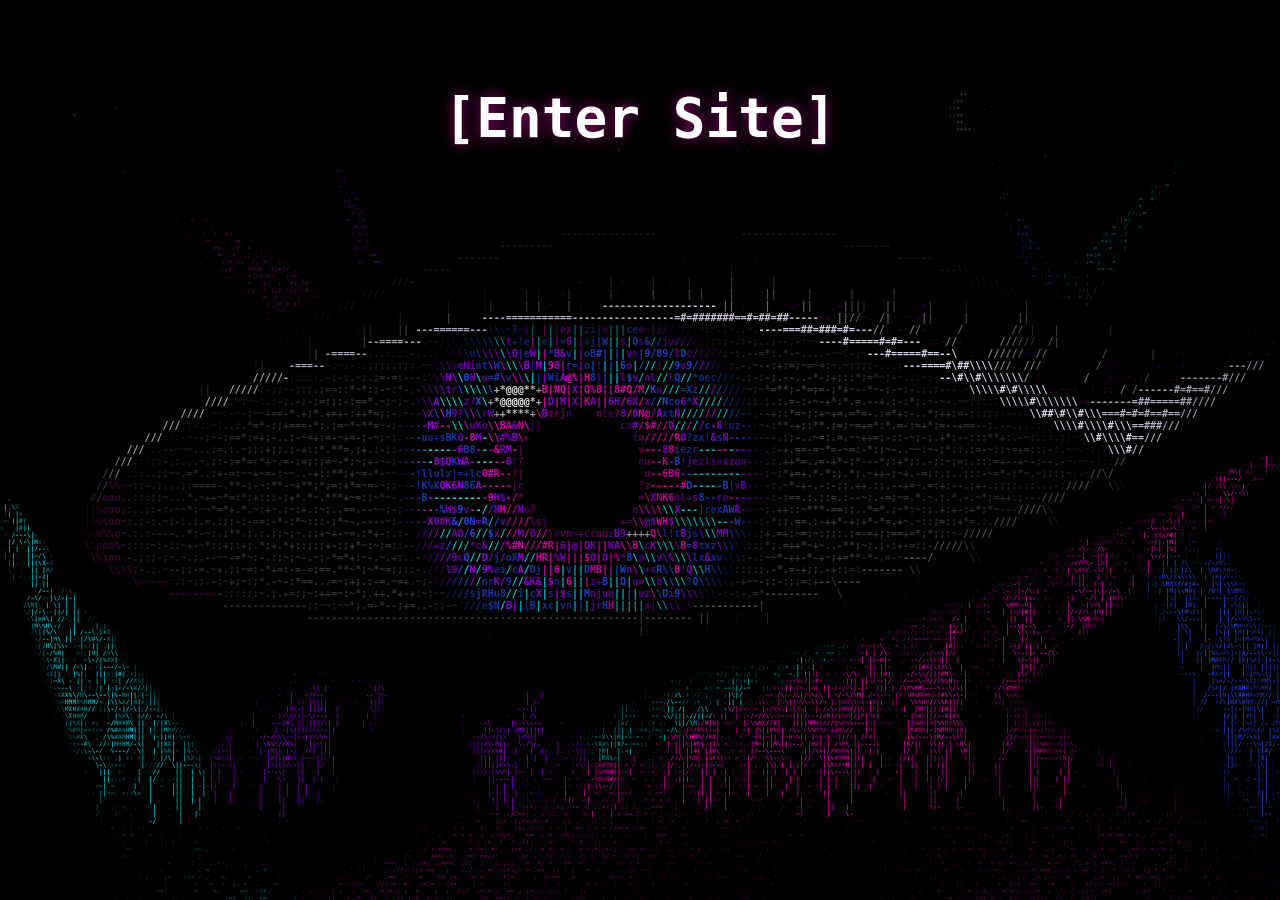
<file: index.html>
<!DOCTYPE html>
<html lang="en">
<head>
  <meta charset="UTF-8">
  <meta name="viewport" content="width=device-width, initial-scale=1.0">
  <title>christan harper</title>
  <style>
    * { margin: 0; padding: 0; box-sizing: border-box; }
    @view-transition { navigation: auto; }
    html, body { width: 100%; height: 100%; overflow: hidden; background: #000; }
    #bg-canvas {
      position: fixed;
      top: 0; left: 0;
      width: 100%; height: 100%;
      z-index: 0;
      pointer-events: none;
    }
    /* The way in sits in the open sky above the eye. */
    .enter {
      position: fixed;
      left: 50%;
      top: clamp(28px, 9vh, 96px);
      transform: translateX(-50%);
      z-index: 1;
      font: bold clamp(1.6rem, 5.2vw, 3.4rem) / 1 monospace;
      color: #fff;
      text-decoration: none;
      white-space: nowrap;
      padding: 0.2em 0.35em;
      text-shadow: 0 0 14px rgba(255, 0, 200, 0.55);
      transition: color 0.2s, text-shadow 0.2s;
    }
    .enter:hover, .enter:focus-visible {
      color: #00F0FF;
      text-shadow: 0 0 18px rgba(0, 240, 255, 0.8);
      outline: none;
    }
  </style>
</head>
<body>
  <canvas id="bg-canvas" aria-hidden="true"></canvas>
  <a class="enter" href="/home.html">[Enter Site]</a>
  <script src="/assets/eye-bg.js"></script>
</body>
</html>
</file>
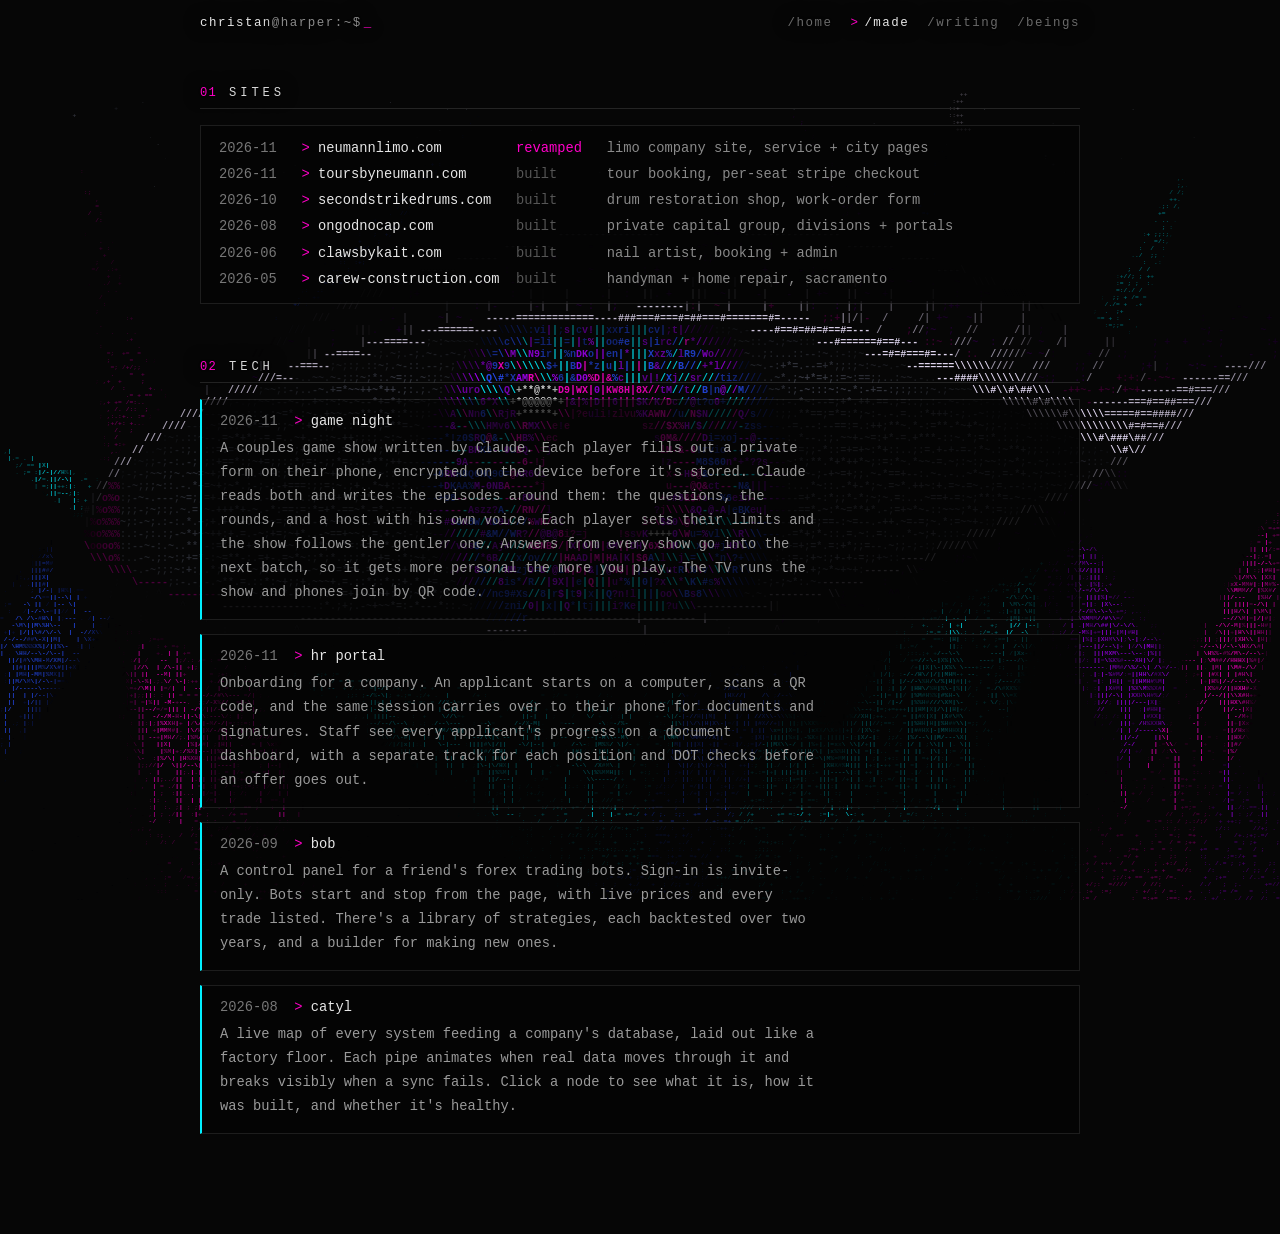
<file: made.html>
<!DOCTYPE html>
<html lang="en">
<head>
  <meta charset="UTF-8">
  <meta name="viewport" content="width=device-width, initial-scale=1.0">
  <title>made</title>
  <style>
    :root {
      --fuchsia: #FF00C8;
      --cyan:    #00F0FF;
      --bg:      #060606;
      --text:    #cccccc;
      --term-w:  920px;
    }
    * { margin: 0; padding: 0; box-sizing: border-box; }
    body {
      background: var(--bg);
      color: var(--text);
      font-family: 'Courier New', Courier, monospace;
      min-height: 100vh;
      overflow-x: hidden;
      padding-bottom: 100px;
    }
    ::-webkit-scrollbar { width: 5px; }
    ::-webkit-scrollbar-track { background: #0a0a0a; }
    ::-webkit-scrollbar-thumb { background: var(--cyan); }
    #bg-canvas {
      position: fixed;
      top: 0; left: 0;
      width: 100%; height: 100%;
      z-index: 0;
      pointer-events: none;
    }
    .wrap {
      max-width: 920px;
      margin: 0 auto;
      padding: 0 20px;
      position: relative;
      z-index: 1;
    }
    .section-label {
      font-size: 0.78rem;
      letter-spacing: 0.5em;
      text-transform: uppercase;
      padding-bottom: 10px;
      margin-bottom: 28px;
      border-bottom: 1px solid var(--cyan);
      color: var(--cyan);
      user-select: none;
    }

    /* Same look as the build log on /home: one line per thing. */
    .made {
      background: rgba(4,4,4,0.66);
      border: 1px solid rgba(255,255,255,0.1);
      padding: 10px 18px;
      font-size: 0.86rem;
      line-height: 1.9;
      list-style: none;
    }
    .made li {
      display: grid;
      grid-template-columns: 8ch minmax(0, 24ch) 9ch 1fr;
      gap: 0 2ch;
      align-items: baseline;
    }
    .m-date { color: #777; }
    .m-name a { color: #e6e6e6; text-decoration: none; overflow-wrap: anywhere; }
    .m-name a::before { content: '> '; color: var(--fuchsia); }
    .m-name a:hover, .m-name a:focus-visible { color: var(--cyan); outline: none; }
    .m-what { color: #8a8a8a; }
    .m-tag { color: #555; }
    .m-tag.rev { color: var(--fuchsia); }
    .wrap + .wrap { margin-top: 56px; }

    .tech-list { display: flex; flex-direction: column; gap: 14px; }
    .tech {
      background: rgba(4,4,4,0.66);
      border: 1px solid rgba(255,255,255,0.1);
      border-left: 2px solid var(--cyan);
      padding: 14px 18px;
      font-size: 0.86rem;
    }
    .t-head { display: flex; gap: 2ch; align-items: baseline; margin-bottom: 8px; }
    .t-name { color: #e6e6e6; }
    .t-name::before { content: '> '; color: var(--fuchsia); }
    .t-body { color: #9a9a9a; line-height: 1.75; max-width: 72ch; }
    .tech img {
      display: block;
      max-width: 100%;
      margin-top: 12px;
      border: 1px solid rgba(255,255,255,0.12);
    }
    @media (max-width: 620px) {
      .made { padding: 8px 12px; font-size: 0.8rem; }
      .made li { grid-template-columns: 8ch 1fr; padding: 3px 0; }
      .m-tag, .m-what { grid-column: 2; line-height: 1.4; }
      .tech { padding: 12px 14px; font-size: 0.8rem; }
    }
  </style>
  <link rel="stylesheet" href="/assets/term.css">
</head>
<body>

  <canvas id="bg-canvas" aria-hidden="true"></canvas>

  <nav class="term-bar">
    <span class="tb-host"><b>christan</b>@harper:~$<span class="tb-cur">_</span></span>
    <span class="tb-links">
      <a href="/home.html">/home</a>
      <a href="/made.html" class="on">/made</a>
      <a href="/writing.html">/writing</a>
      <a href="/beings.html">/beings</a>
    </span>
  </nav>

  <section class="wrap">
    <div class="section-label term-label"><span class="n">01</span>sites</div>
    <ul class="made">
      <li>
        <span class="m-date">2026-11</span>
        <span class="m-name"><a href="https://neumannlimo.com" target="_blank" rel="noopener">neumannlimo.com</a></span>
        <span class="m-tag rev">revamped</span>
        <span class="m-what">limo company site, service + city pages</span>
      </li>
      <li>
        <span class="m-date">2026-11</span>
        <span class="m-name"><a href="https://toursbyneumann.com" target="_blank" rel="noopener">toursbyneumann.com</a></span>
        <span class="m-tag">built</span>
        <span class="m-what">tour booking, per-seat stripe checkout</span>
      </li>
      <li>
        <span class="m-date">2026-10</span>
        <span class="m-name"><a href="https://secondstrikedrums.com" target="_blank" rel="noopener">secondstrikedrums.com</a></span>
        <span class="m-tag">built</span>
        <span class="m-what">drum restoration shop, work-order form</span>
      </li>
      <li>
        <span class="m-date">2026-08</span>
        <span class="m-name"><a href="https://ongodnocap.com" target="_blank" rel="noopener">ongodnocap.com</a></span>
        <span class="m-tag">built</span>
        <span class="m-what">private capital group, divisions + portals</span>
      </li>
      <li>
        <span class="m-date">2026-06</span>
        <span class="m-name"><a href="https://clawsbykait.com" target="_blank" rel="noopener">clawsbykait.com</a></span>
        <span class="m-tag">built</span>
        <span class="m-what">nail artist, booking + admin</span>
      </li>
      <li>
        <span class="m-date">2026-05</span>
        <span class="m-name"><a href="https://carew-construction.com" target="_blank" rel="noopener">carew-construction.com</a></span>
        <span class="m-tag">built</span>
        <span class="m-what">handyman + home repair, sacramento</span>
      </li>
    </ul>
  </section>

  <section class="wrap">
    <div class="section-label term-label"><span class="n">02</span>tech</div>
    <div class="tech-list">
    <article class="tech">
      <div class="t-head"><span class="m-date">2026-11</span><span class="t-name">game night</span></div>
      <p class="t-body">A couples game show written by Claude. Each player fills out a private form on their phone, encrypted on the device before it's stored. Claude reads both and writes the episodes around them: the questions, the rounds, and a host with his own voice. Each player sets their limits and the show follows the gentler one. Answers from every show go into the next batch, so it gets more personal the more you play. The TV runs the show and phones join by QR code.</p>
    </article>
    <article class="tech">
      <div class="t-head"><span class="m-date">2026-11</span><span class="t-name">hr portal</span></div>
      <p class="t-body">Onboarding for a company. An applicant starts on a computer, scans a QR code, and the same session carries over to their phone for documents and signatures. Staff see every applicant's progress on a document dashboard, with a separate track for each position and DOT checks before an offer goes out.</p>
    </article>
    <article class="tech">
      <div class="t-head"><span class="m-date">2026-09</span><span class="t-name">bob</span></div>
      <p class="t-body">A control panel for a friend's forex trading bots. Sign-in is invite-only. Bots start and stop from the page, with live prices and every trade listed. There's a library of strategies, each backtested over two years, and a builder for making new ones.</p>
    </article>
    <article class="tech">
      <div class="t-head"><span class="m-date">2026-08</span><span class="t-name">catyl</span></div>
      <p class="t-body">A live map of every system feeding a company's database, laid out like a factory floor. Each pipe animates when real data moves through it and breaks visibly when a sync fails. Click a node to see what it is, how it was built, and whether it's healthy.</p>
    </article>
    </div>
  </section>

  <script src="/assets/eye-bg.js"></script>
</body>
</html>
</file>
<file: assets/term.css>
/* Shared terminal framing for the content pages: a prompt-style nav bar,
   a left-aligned header that reads like command output, numbered section
   labels and squared-off cards. Loaded after each page's own styles. */

/* Page changes crossfade instead of flashing (browsers that support it). */
@view-transition { navigation: auto; }
::view-transition-group(root) { animation-duration: 0.18s; }

/* ── NAV: a shell prompt ── */
nav.term-bar {
  position: relative;
  z-index: 1;
  display: flex;
  justify-content: space-between;
  align-items: baseline;
  flex-wrap: wrap;
  gap: 8px 24px;
  max-width: var(--term-w, 920px);
  margin: 0 auto;
  padding: 16px var(--term-pad, 20px) 0;
  font-size: 0.78rem;
  letter-spacing: 0.12em;
  text-align: left;
}
.tb-host { color: #8a8a8a; white-space: nowrap; user-select: none; }
.tb-host b { color: #e6e6e6; font-weight: normal; }
.tb-cur {
  display: inline-block;
  width: 0.6em;
  margin-left: 2px;
  color: var(--fuchsia);
  animation: tb-blink 1.1s steps(1) infinite;
}
@keyframes tb-blink { 50% { opacity: 0; } }
.tb-links { display: flex; flex-wrap: wrap; gap: 4px 18px; }
nav.term-bar a {
  margin: 0;
  color: #6a6a6a;
  text-decoration: none;
  text-shadow: inherit;
  transition: color 0.15s;
}
nav.term-bar a:hover { color: #e6e6e6; }
nav.term-bar a.on { color: #e6e6e6; }
nav.term-bar a.on::before { content: '>'; color: var(--fuchsia); margin-right: 0.4em; }

/* No page titles: the content starts a little below the prompt bar. */
nav.term-bar + section, nav.term-bar + .wrap { margin-top: 56px; }

/* ── HEADER: command plus output ── */
.site-header.term-head {
  position: relative;
  z-index: 1;
  max-width: var(--term-w, 920px);
  margin: 0 auto;
  padding: 64px var(--term-pad, 20px) 34px;
  text-align: left;
}
.th-cmd {
  font-size: 0.8rem;
  letter-spacing: 0.1em;
  color: #6a6a6a;
  user-select: none;
}
.th-cmd::before { content: '$ '; color: var(--cyan); }
.term-head .glitch-wrap { display: block; margin: 14px 0 12px; }
.term-head .glitch-title {
  font-size: clamp(2.1rem, 7vw, 4.4rem);
  font-weight: normal;
  letter-spacing: 0.14em;
  text-transform: uppercase;
  line-height: 1;
  color: #f2f2f2;
  text-shadow: 0 0 22px rgba(255, 255, 255, 0.12);
  animation: none;
}
.th-out {
  max-width: 62ch;
  font-size: 0.86rem;
  line-height: 1.7;
  color: #9a9a9a;
}
.th-meta {
  margin-top: 18px;
  padding-top: 12px;
  border-top: 1px solid rgba(255, 255, 255, 0.1);
  font-size: 0.7rem;
  letter-spacing: 0.22em;
  text-transform: uppercase;
  color: #8a8a8a;
  user-select: none;
}
.th-meta span + span::before { content: '  //  '; white-space: pre; color: #3a3a3a; }
.th-meta .ok { color: var(--cyan); }

/* Small text that sits over the background gets a dark halo. */
.th-cmd, .th-out, .th-meta, .term-label, nav.term-bar {
  text-shadow: 0 0 4px #000, 0 0 10px #000, 0 0 18px #000;
}

/* ── SECTION LABELS: numbered, flat ── */
.section-label.term-label {
  display: flex;
  align-items: baseline;
  gap: 12px;
  transform: none;
  margin-bottom: 16px;
  padding-bottom: 8px;
  border-bottom: 1px solid rgba(255, 255, 255, 0.12);
  color: #d8d8d8;
  font-size: 0.76rem;
  letter-spacing: 0.32em;
  text-transform: uppercase;
}
.term-label .n { color: var(--fuchsia); letter-spacing: 0.1em; }
.term-label .note {
  margin-left: auto;
  color: #8a8a8a;
  letter-spacing: 0.12em;
  text-transform: none;
  font-size: 0.7rem;
}

/* ── CARDS: squared, still, accent on the left edge ── */
.post-card, .writing-card, .being-card {
  border-width: 1px 1px 1px 2px !important;
  border-top-color: rgba(255, 255, 255, 0.08) !important;
  border-right-color: rgba(255, 255, 255, 0.08) !important;
  border-bottom-color: rgba(255, 255, 255, 0.08) !important;
  box-shadow: none !important;
  transform: none !important;
}

.term-empty {
  grid-column: 1 / -1;
  padding: 40px 0;
  color: #555;
  font-size: 0.78rem;
  letter-spacing: 0.2em;
  text-align: left;
}

/* ── LOGIN TRIGGER ── */
#login-btn.term-auth {
  border-style: solid;
  border-color: #333;
  color: #777;
  letter-spacing: 0.2em;
}
#login-btn.term-auth:hover { color: #e6e6e6; border-color: var(--purple); }

@media (prefers-reduced-motion: reduce) {
  .tb-cur { animation: none; }
}
@media (max-width: 600px) {
  .site-header.term-head { padding-top: 40px; }
  .th-meta span + span::before { content: ' / '; }
}
</file>
